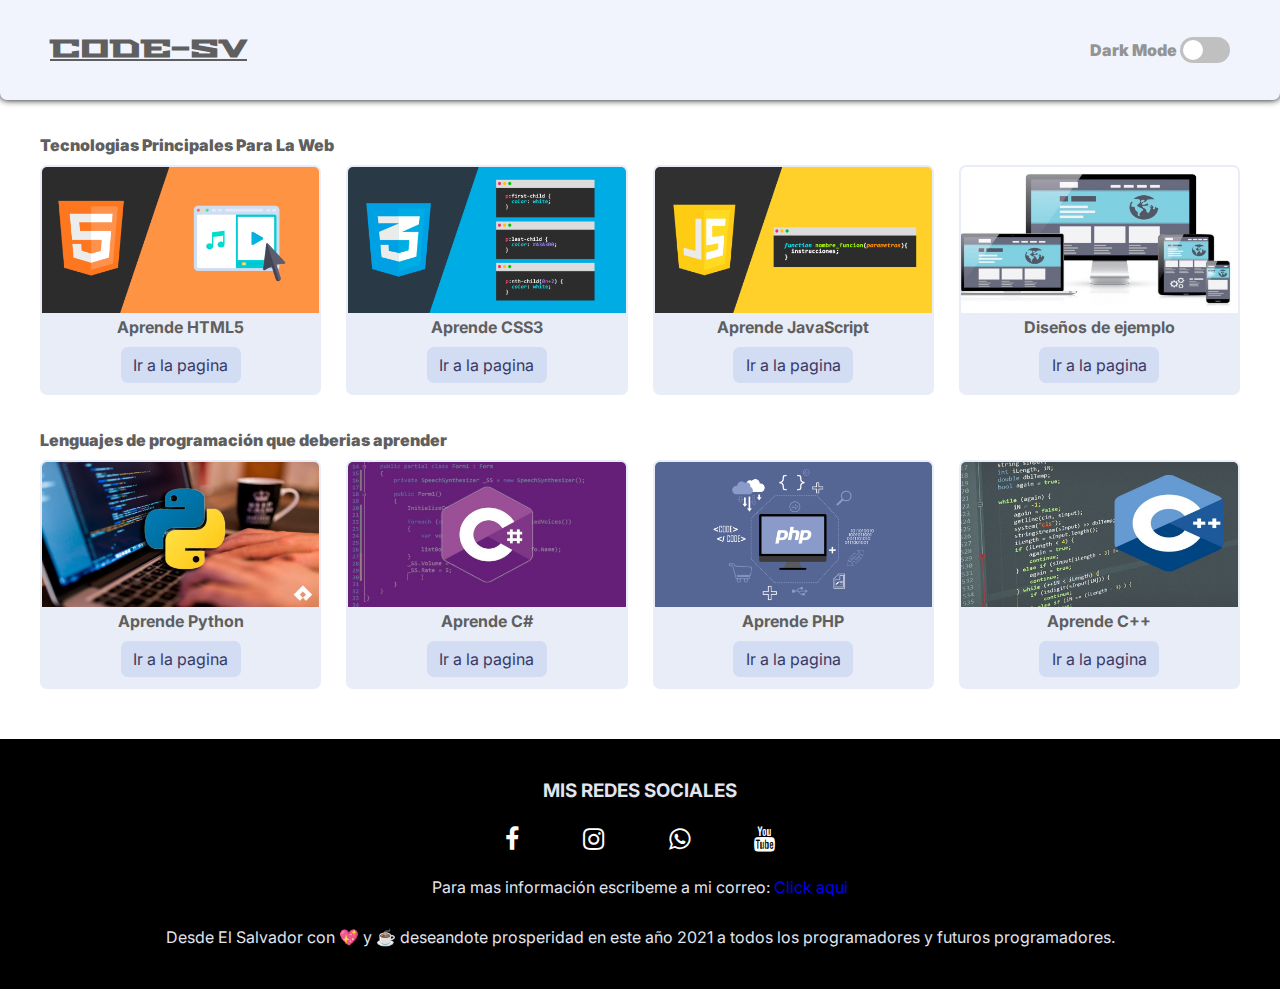
<file: index.html>
<!DOCTYPE html>
<html lang="es">
  <head>
    <meta charset="UTF-8" />
    <meta http-equiv="X-UA-Compatible" content="IE=edge" />
    <link
      rel="stylesheet"
      href="https://maxcdn.bootstrapcdn.com/font-awesome/4.7.0/css/font-awesome.min.css"
    />
    <meta name="viewport" content="width=device-width, initial-scale=1.0" />
    <link rel="stylesheet" href="css/styles.css" />
    <link rel="stylesheet" href="css/estilosGlobales.css" />
    <link rel="stylesheet" href="css/mediaQuerys.css" />
    <title>CodeSv</title>
  </head>
  <body>
    <header>
      <div class="header">
        <div class="header-grid">
          <h1>CODE-SV</h1>
          <div class="dark-mode">
            <span class="dark-mode-title">Dark Mode</span>
            <input type="checkbox" class="checkbox" name="" id="checkbox" />
            <label class="switch" for="checkbox"></label>
          </div>
        </div>
      </div>
    </header>

    <main>
      <section class="container">
        <div class="container">
          <h2>Tecnologias Principales Para La Web</h2>
        </div>
        <div class="grid">
          <div class="card">
            <img src="images/html.png" alt="" />
            <h4>Aprende HTML5</h4>
            <a href="pages/aprendeHTML.html" class="btn-go" target="_blank">Ir a la pagina</a>
          </div>
          <div class="card">
            <img src="images/css.png" alt="" />
            <h4>Aprende CSS3</h4>
            <a href="pages/aprendeCSS.html" class="btn-go" target="_blank">Ir a la pagina</a>
          </div>
          <div class="card">
            <img src="images/javascript.png" alt="" />
            <h4>Aprende JavaScript</h4>
            <a href="pages/aprendeJS.html" class="btn-go" target="_blank">Ir a la pagina</a>
          </div>
          <div class="card">
            <img src="images/diseño.jpg" alt="" />
            <h4>Diseños de ejemplo</h4>
            <a href="pages/diseños-web-ejemplos.html" class="btn-go" target="_blank">Ir a la pagina</a
            >
          </div>
        </div>
      </section>

      <section class="container">
        <div class="container">
          <h2>Lenguajes de programación que deberias aprender</h2>
        </div>
        <div class="grid">
          <div class="card">
            <img src="images/python.jpg" alt="" />
            <h4>Aprende Python</h4>
            <a href="pages/aprendePython.html" class="btn-go" target="_blank">Ir a la pagina</a>
          </div>
          <div class="card">
            <img src="images/csharp.jpg" alt="" />
            <h4>Aprende C#</h4>
            <a href="pages/aprendeCsharp.html" class="btn-go" target="_blank">Ir a la pagina</a>
          </div>
          <div class="card">
            <img src="images/php.png" alt="" />
            <h4>Aprende PHP</h4>
            <a href="pages/aprendePHP.html" class="btn-go" target="_blank">Ir a la pagina</a>
          </div>

          <div class="card">
            <img src="images/c++.jpg" alt="" />
            <h4>Aprende C++</h4>
            <a href="pages/aprendeC++.html" class="btn-go" target="_blank">Ir a la pagina</a>
          </div>
        </div>
      </section>
    </main>

    <footer>
      <h3>MIS REDES SOCIALES</h3>
      <div class="redes-sociales">
        <a target="_blank" href="https://www.facebook.com/leonel.marquez.54540">
          <i id="facebook" class="fa fa-facebook" aria-hidden="true"></i>
        </a>
        <a target="_blank" href="https://www.instagram.com/leomarqz_20/">
          <i id="instagram" class="fa fa-instagram" aria-hidden="true"></i>
        </a>
        <a
          target="_blank"
          href="https://chat.whatsapp.com/K1yNC3lzEpt5lPUKsWmCJi"
        >
          <i id="whatsapp" class="fa fa-whatsapp" aria-hidden="true"></i>
        </a>
        <a
          target="_blank"
          href="https://www.youtube.com/channel/UCCGIHOsO-FyYx3UCkduvBkg/featured"
        >
          <i id="youtube" class="fa fa-youtube" aria-hidden="true"></i>
        </a>
      </div>
      <div class="correo">
        <span>Para mas información escribeme a mi correo: </span>
        <a href="mailto:leomarqz2020@gmail.com">Click aqui</a>
      </div>
      <p>
        Desde El Salvador con 💖 y ☕ deseandote prosperidad en este año 2021 a
        todos los programadores y futuros programadores.
      </p>
    </footer>

    <script src="js/scriptsGlobales.js"></script>
  </body>
</html>
</file>
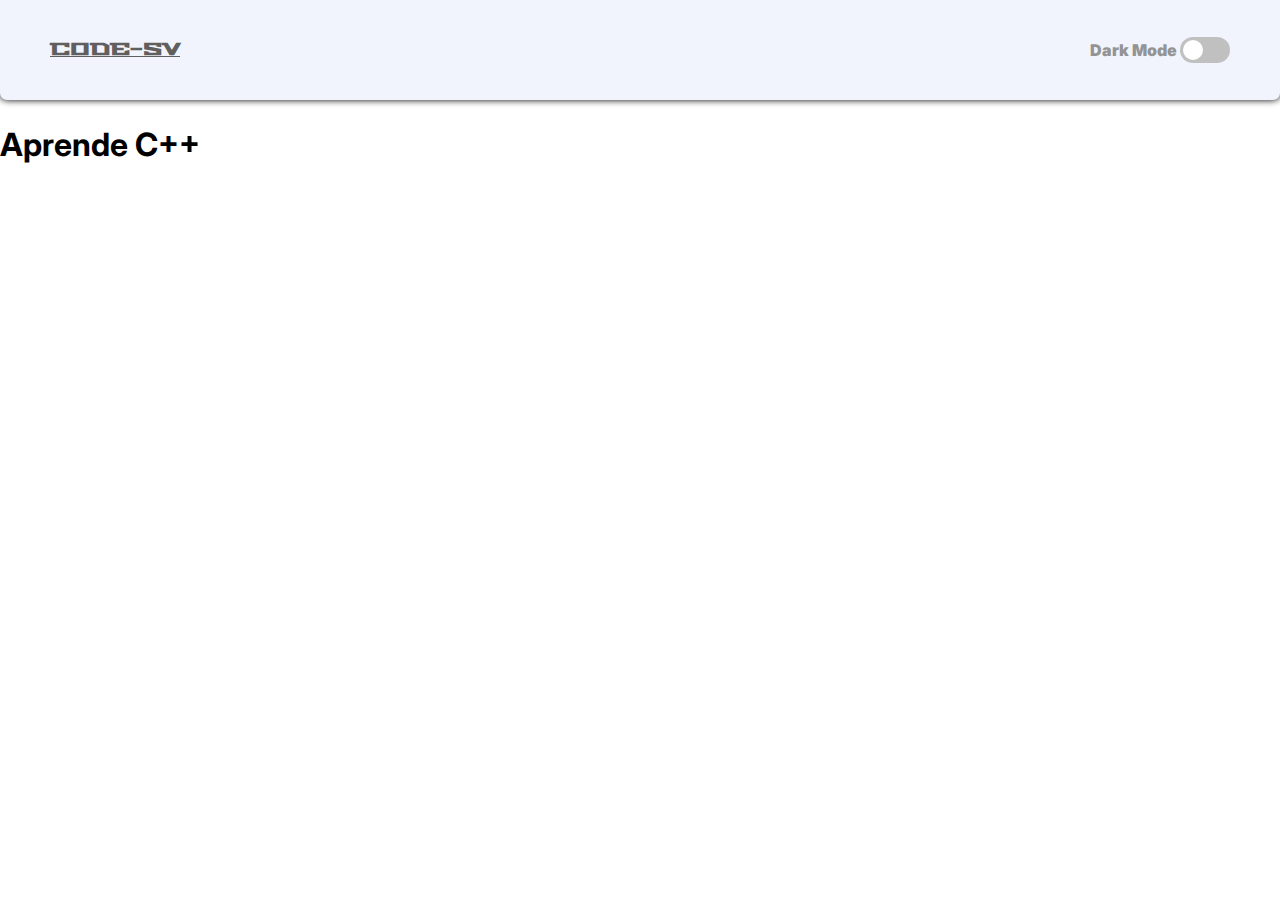
<file: pages/aprendeC++.html>
<!DOCTYPE html>
<html lang="en">
  <head>
    <meta charset="UTF-8" />
    <meta http-equiv="X-UA-Compatible" content="IE=edge" />
    <link
      rel="stylesheet"
      href="https://maxcdn.bootstrapcdn.com/font-awesome/4.7.0/css/font-awesome.min.css"
    />
    <link rel="stylesheet" href="../css/estilosGlobales.css" />
    <link rel="stylesheet" href="../css/mediaQuerys.css" />
    <link rel="stylesheet" href="../css/styles.css" />
    <meta name="viewport" content="width=device-width, initial-scale=1.0" />
    <title>Aprende C++</title>
  </head>
  <body>
    <header>
      <div class="header">
        <div class="header-grid">
          <h1>CODE-SV</h1>
          <div class="dark-mode">
            <span class="dark-mode-title">Dark Mode</span>
            <input type="checkbox" class="checkbox" name="" id="checkbox" />
            <label class="switch" for="checkbox"></label>
          </div>
        </div>
      </div>
    </header>
    <h1>Aprende C++</h1>

    <script src="../js/scriptsGlobales.js"></script>
  </body>
</html>
</file>
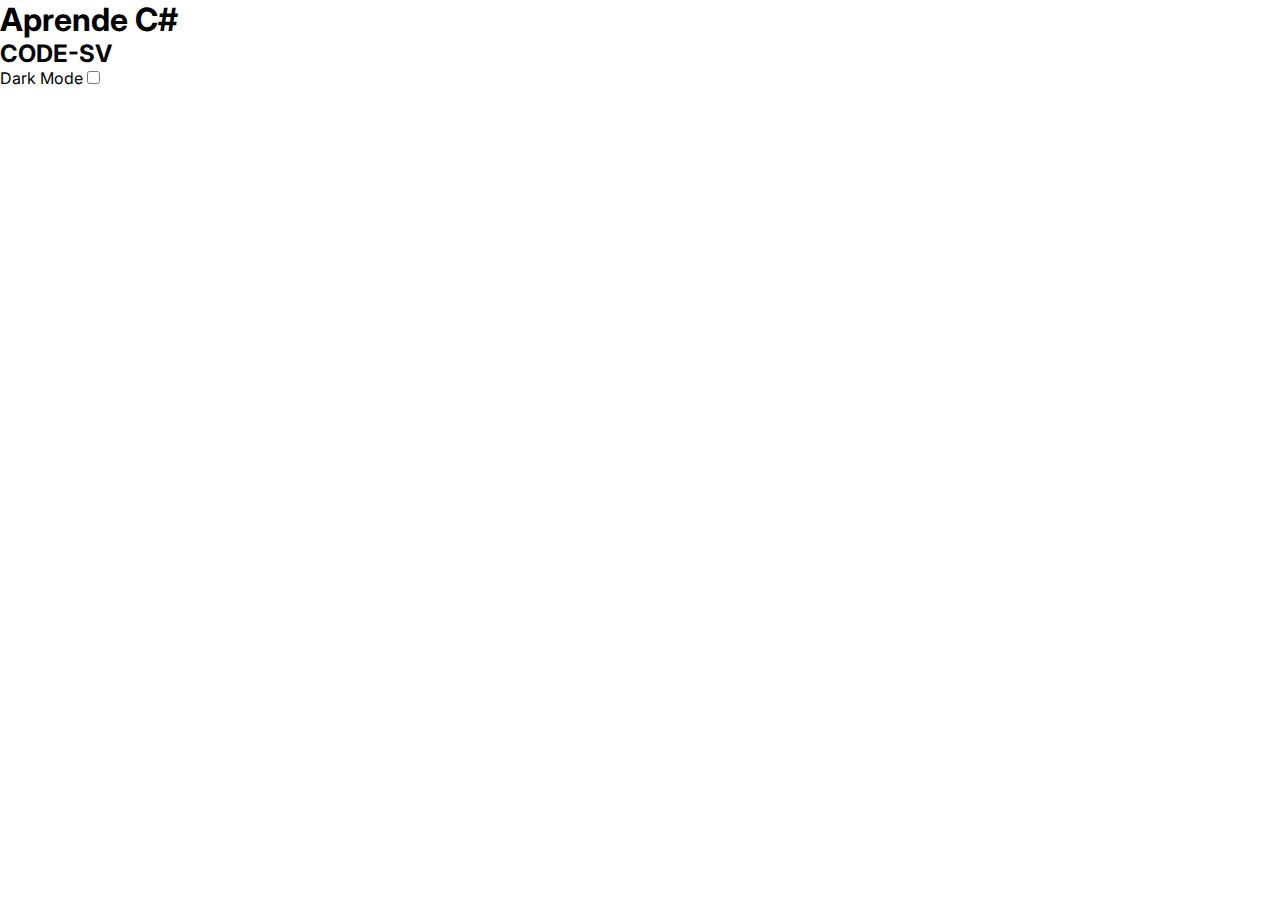
<file: pages/aprendeCsharp.html>
<!DOCTYPE html>
<html lang="en">
  <head>
    <meta charset="UTF-8" />
    <link
      rel="stylesheet"
      href="https://maxcdn.bootstrapcdn.com/font-awesome/4.7.0/css/font-awesome.min.css"
    />
    <meta http-equiv="X-UA-Compatible" content="IE=edge" />
    <link rel="stylesheet" href="../css/estilosGlobales.css" />
    <link rel="stylesheet" href="../css/mediaQuerys.css" />
    <meta name="viewport" content="width=device-width, initial-scale=1.0" />
    <title>Aprende C#</title>
  </head>
  <body>
    <h1>Aprende C#</h1>
    <header>
      <div class="header">
        <div class="header-grid">
          <h1>CODE-SV</h1>
          <div class="dark-mode">
            <span class="dark-mode-title">Dark Mode</span>
            <input type="checkbox" class="checkbox" name="" id="checkbox" />
            <label class="switch" for="checkbox"></label>
          </div>
        </div>
      </div>
    </header>

    <script src="../js/scriptsGlobales.js"></script>
  </body>
</html>
</file>
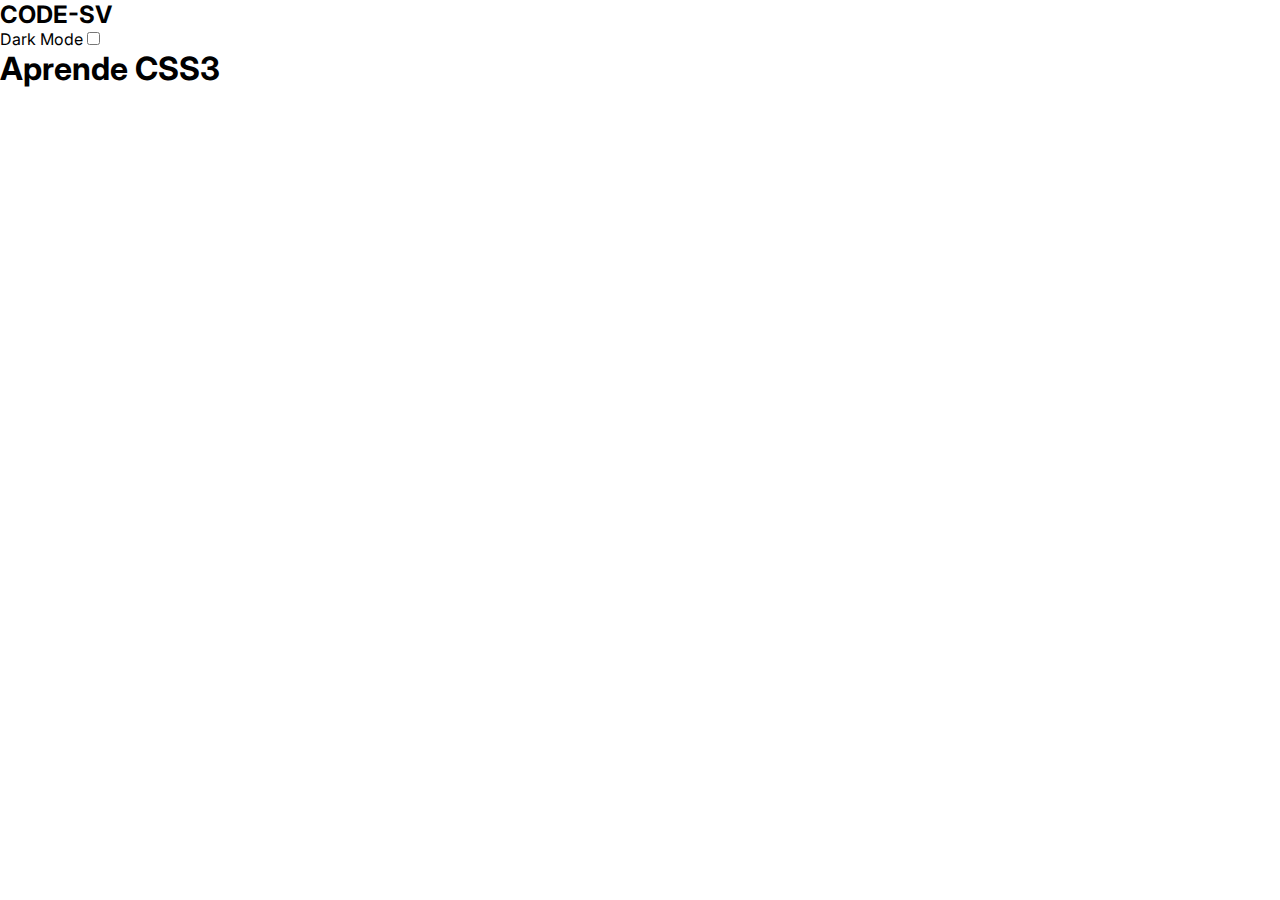
<file: pages/aprendeCSS.html>
<!DOCTYPE html>
<html lang="en">
  <head>
    <meta charset="UTF-8" />
    <link
      rel="stylesheet"
      href="https://maxcdn.bootstrapcdn.com/font-awesome/4.7.0/css/font-awesome.min.css"
    />
    <meta http-equiv="X-UA-Compatible" content="IE=edge" />
    <link rel="stylesheet" href="../css/estilosGlobales.css" />
    <link rel="stylesheet" href="../css/mediaQuerys.css" />
    <meta name="viewport" content="width=device-width, initial-scale=1.0" />
    <title>Aprende CSS3</title>
  </head>
  <body>
    <header>
      <div class="header">
        <div class="header-grid">
          <h1>CODE-SV</h1>
          <div class="dark-mode">
            <span class="dark-mode-title">Dark Mode</span>
            <input type="checkbox" class="checkbox" name="" id="checkbox" />
            <label class="switch" for="checkbox"></label>
          </div>
        </div>
      </div>
    </header>
    <h1>Aprende CSS3</h1>

    <script src="../js/scriptsGlobales.js"></script>
  </body>
</html>
</file>
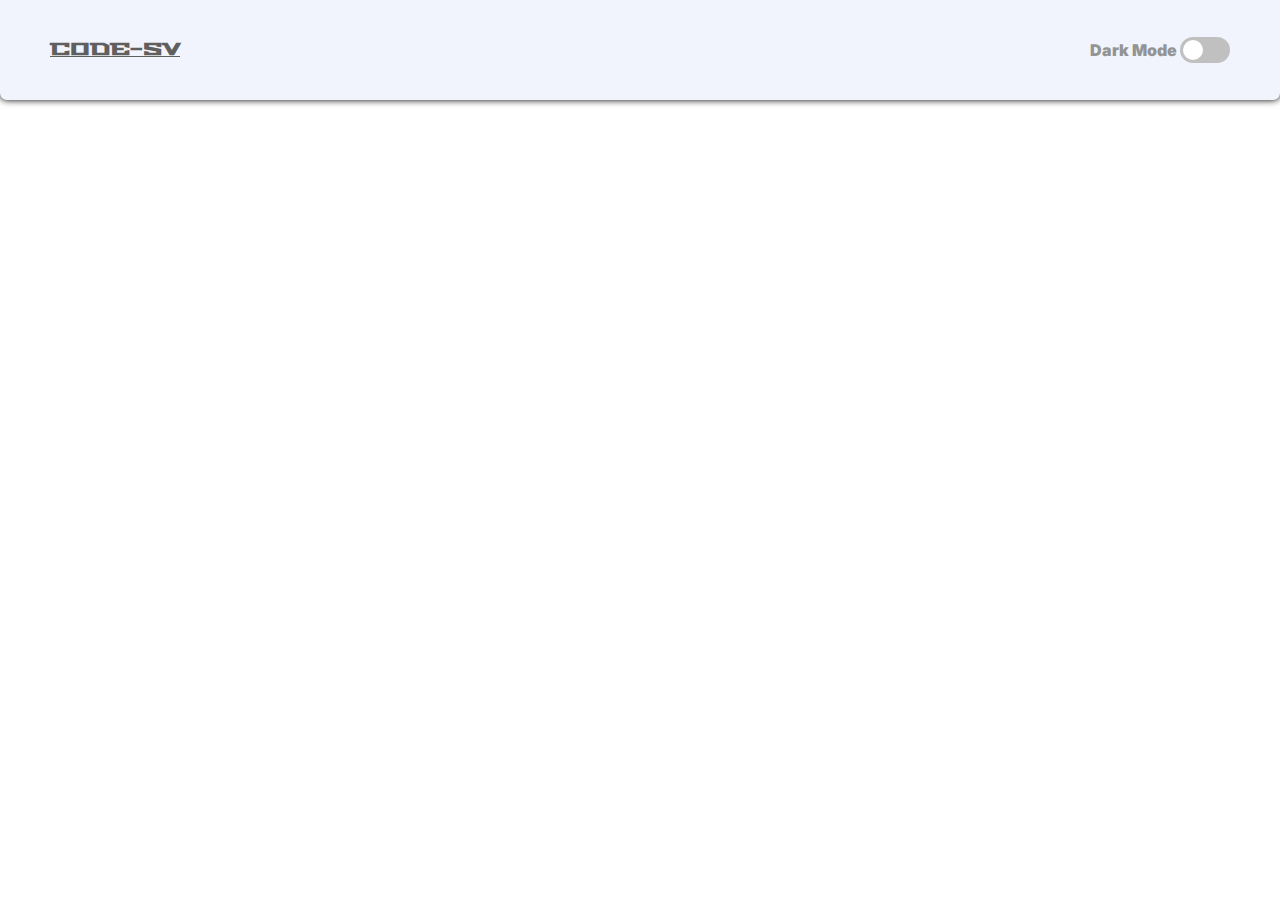
<file: pages/aprendeHTML.html>
<!DOCTYPE html>
<html lang="es">
  <head>
    <meta charset="UTF-8" />
    <meta http-equiv="X-UA-Compatible" content="IE=edge" />
    <link
      rel="stylesheet"
      href="https://maxcdn.bootstrapcdn.com/font-awesome/4.7.0/css/font-awesome.min.css"
    />
    <meta name="viewport" content="width=device-width, initial-scale=1.0" />
    <link rel="stylesheet" href="../css/estilosGlobales.css" />
    <link rel="stylesheet" href="../css/mediaQuerys.css" />
    <link rel="stylesheet" href="../css/styles.css" />
    <title>Aprende HTML5</title>
  </head>
  <body>
    <header>
      <div class="header">
        <div class="header-grid">
          <h1>CODE-SV</h1>
          <div class="dark-mode">
            <span class="dark-mode-title">Dark Mode</span>
            <input type="checkbox" class="checkbox" name="" id="checkbox" />
            <label class="switch" for="checkbox"></label>
          </div>
        </div>
      </div>
    </header>

    <script src="../js/scriptsGlobales.js"></script>
  </body>
</html>
</file>
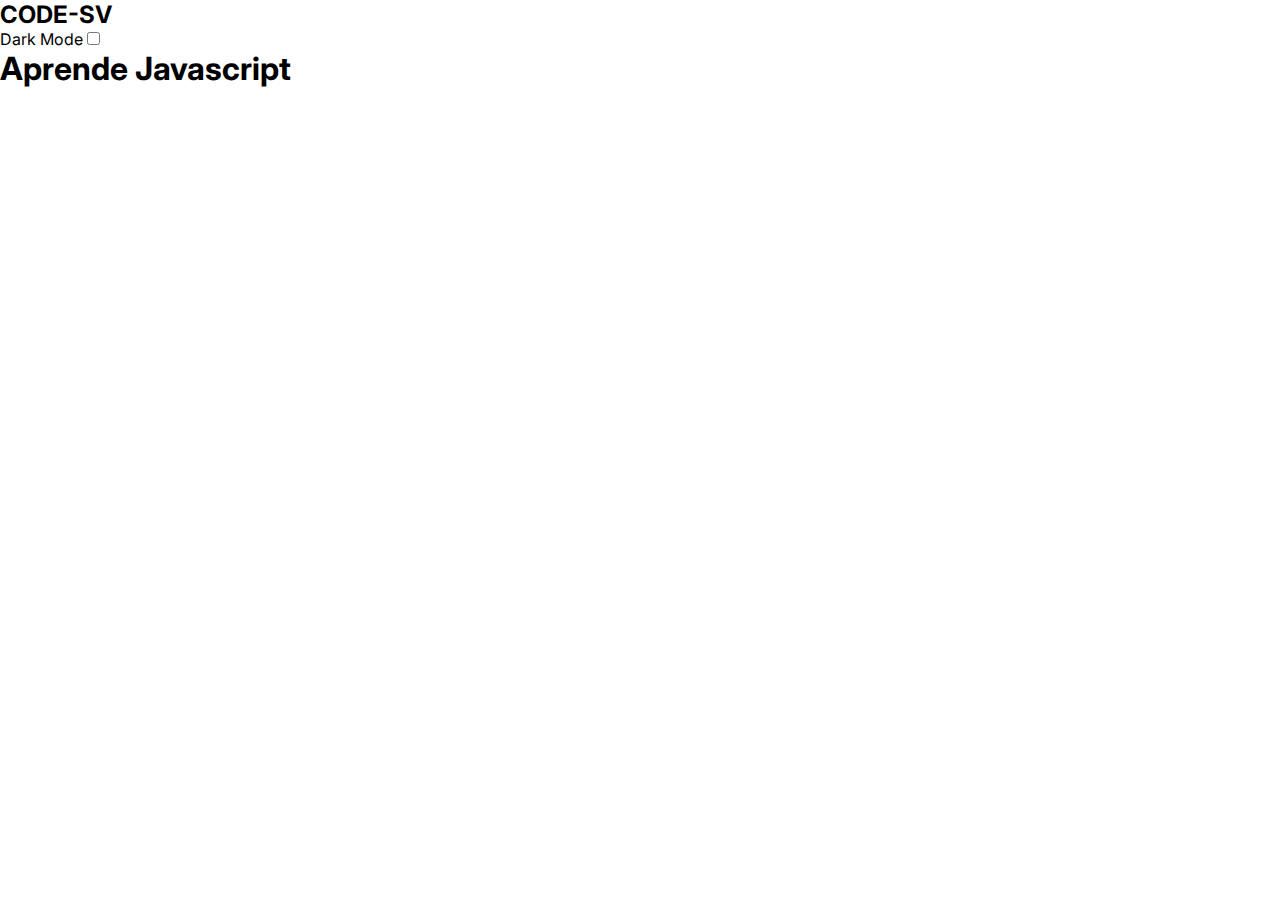
<file: pages/aprendeJS.html>
<!DOCTYPE html>
<html lang="en">
  <head>
    <meta charset="UTF-8" />
    <meta http-equiv="X-UA-Compatible" content="IE=edge" />
    <link
      rel="stylesheet"
      href="https://maxcdn.bootstrapcdn.com/font-awesome/4.7.0/css/font-awesome.min.css"
    />
    <link rel="stylesheet" href="../css/estilosGlobales.css" />
    <link rel="stylesheet" href="../css/mediaQuerys.css" />
    <meta name="viewport" content="width=device-width, initial-scale=1.0" />
    <title>Aprende Js</title>
  </head>
  <body>
    <header>
      <div class="header">
        <div class="header-grid">
          <h1>CODE-SV</h1>
          <div class="dark-mode">
            <span class="dark-mode-title">Dark Mode</span>
            <input type="checkbox" class="checkbox" name="" id="checkbox" />
            <label class="switch" for="checkbox"></label>
          </div>
        </div>
      </div>
    </header>
    <h1>Aprende Javascript</h1>

    <script src="../js/scriptsGlobales.js"></script>
  </body>
</html>
</file>
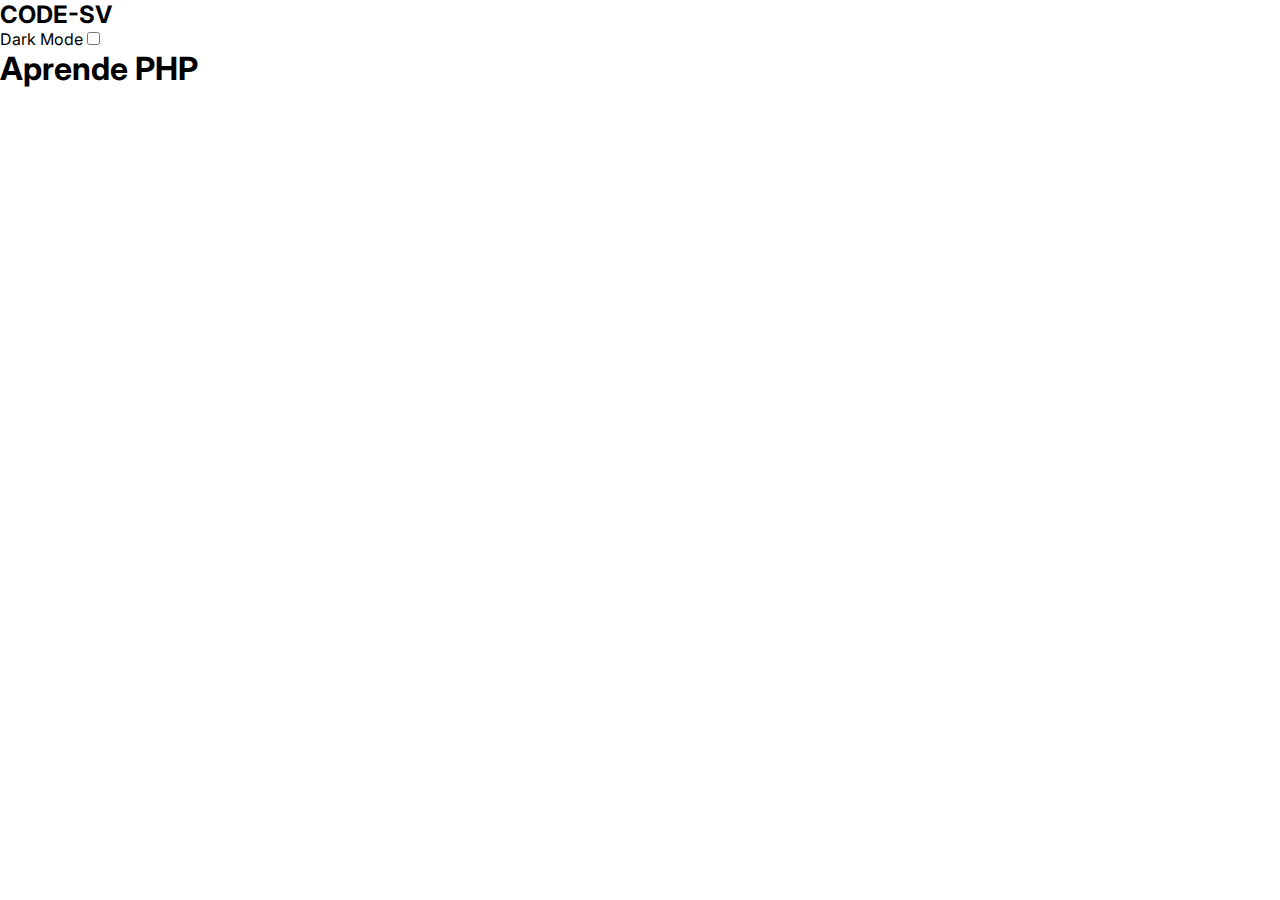
<file: pages/aprendePHP.html>
<!DOCTYPE html>
<html lang="en">
  <head>
    <meta charset="UTF-8" />
    <meta http-equiv="X-UA-Compatible" content="IE=edge" />
    <link
      rel="stylesheet"
      href="https://maxcdn.bootstrapcdn.com/font-awesome/4.7.0/css/font-awesome.min.css"
    />
    <link rel="stylesheet" href="../css/estilosGlobales.css" />
    <link rel="stylesheet" href="../css/mediaQuerys.css" />
    <meta name="viewport" content="width=device-width, initial-scale=1.0" />
    <title>Aprende PHP</title>
  </head>
  <body>
    <header>
      <div class="header">
        <div class="header-grid">
          <h1>CODE-SV</h1>
          <div class="dark-mode">
            <span class="dark-mode-title">Dark Mode</span>
            <input type="checkbox" class="checkbox" name="" id="checkbox" />
            <label class="switch" for="checkbox"></label>
          </div>
        </div>
      </div>
    </header>
    <h1>Aprende PHP</h1>

    <script src="../js/scriptsGlobales.js"></script>
  </body>
</html>
</file>
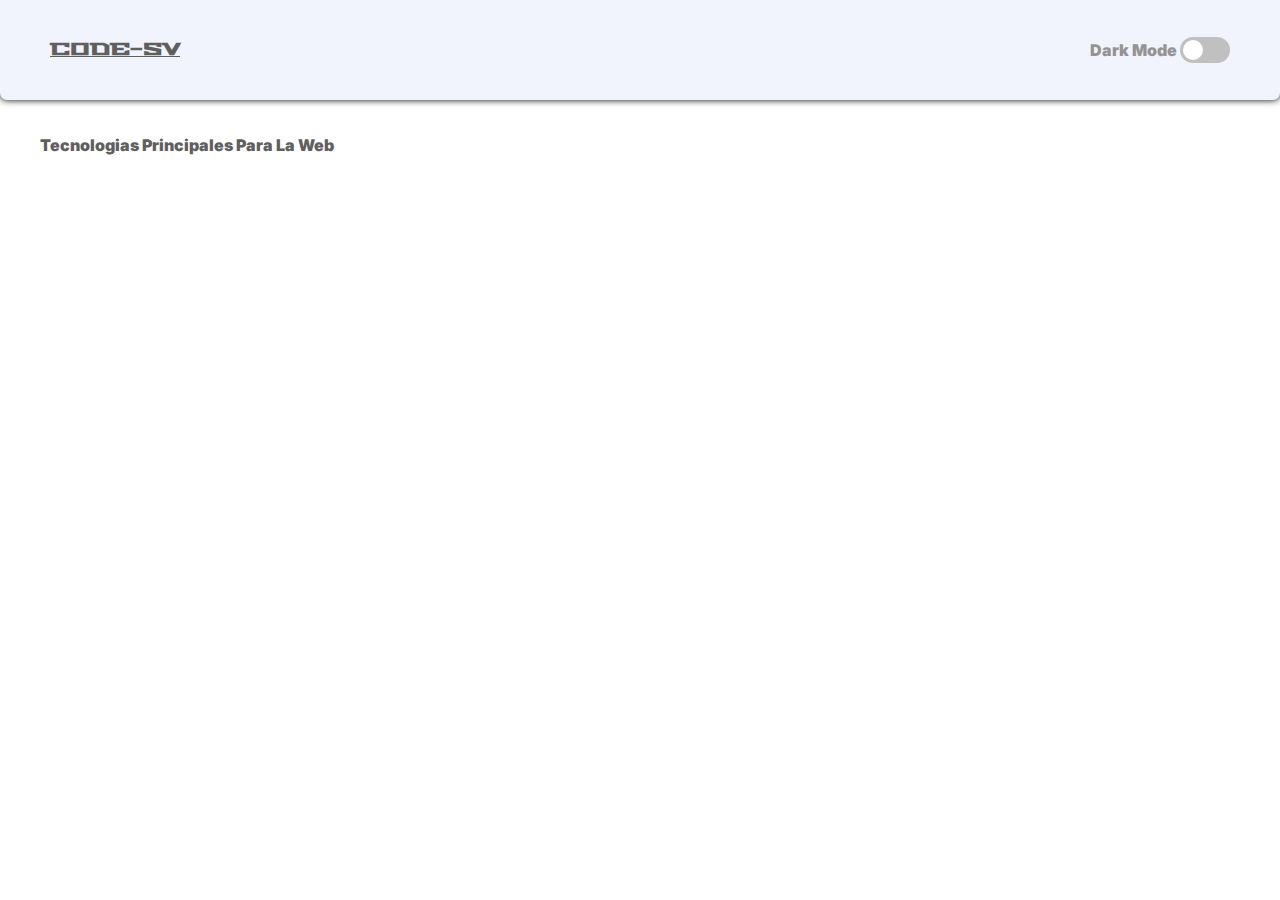
<file: pages/aprendePython.html>
<!DOCTYPE html>
<html lang="en">
  <head>
    <meta charset="UTF-8" />
    <meta http-equiv="X-UA-Compatible" content="IE=edge" />
    <link
      rel="stylesheet"
      href="https://maxcdn.bootstrapcdn.com/font-awesome/4.7.0/css/font-awesome.min.css"
    />
    <meta name="viewport" content="width=device-width, initial-scale=1.0" />
    <link rel="stylesheet" href="../css/estilosGlobales.css" />
    <link rel="stylesheet" href="../css/mediaQuerys.css" />
    <link rel="stylesheet" href="../css/styles.css" />
    <title>Aprende Python</title>
  </head>
  <body>
    <header>
      <div class="header">
        <div class="header-grid">
          <h1>CODE-SV</h1>
          <div class="dark-mode">
            <span class="dark-mode-title">Dark Mode</span>
            <input type="checkbox" class="checkbox" name="" id="checkbox" />
            <label class="switch" for="checkbox"></label>
          </div>
        </div>
      </div>
    </header>
    <main>
      <section class="container">
        <div class="container">
          <h2>Tecnologias Principales Para La Web</h2>
        </div>
      </section>

      <script src="../js/scriptsGlobales.js"></script>
    </main>
  </body>
</html>
</file>
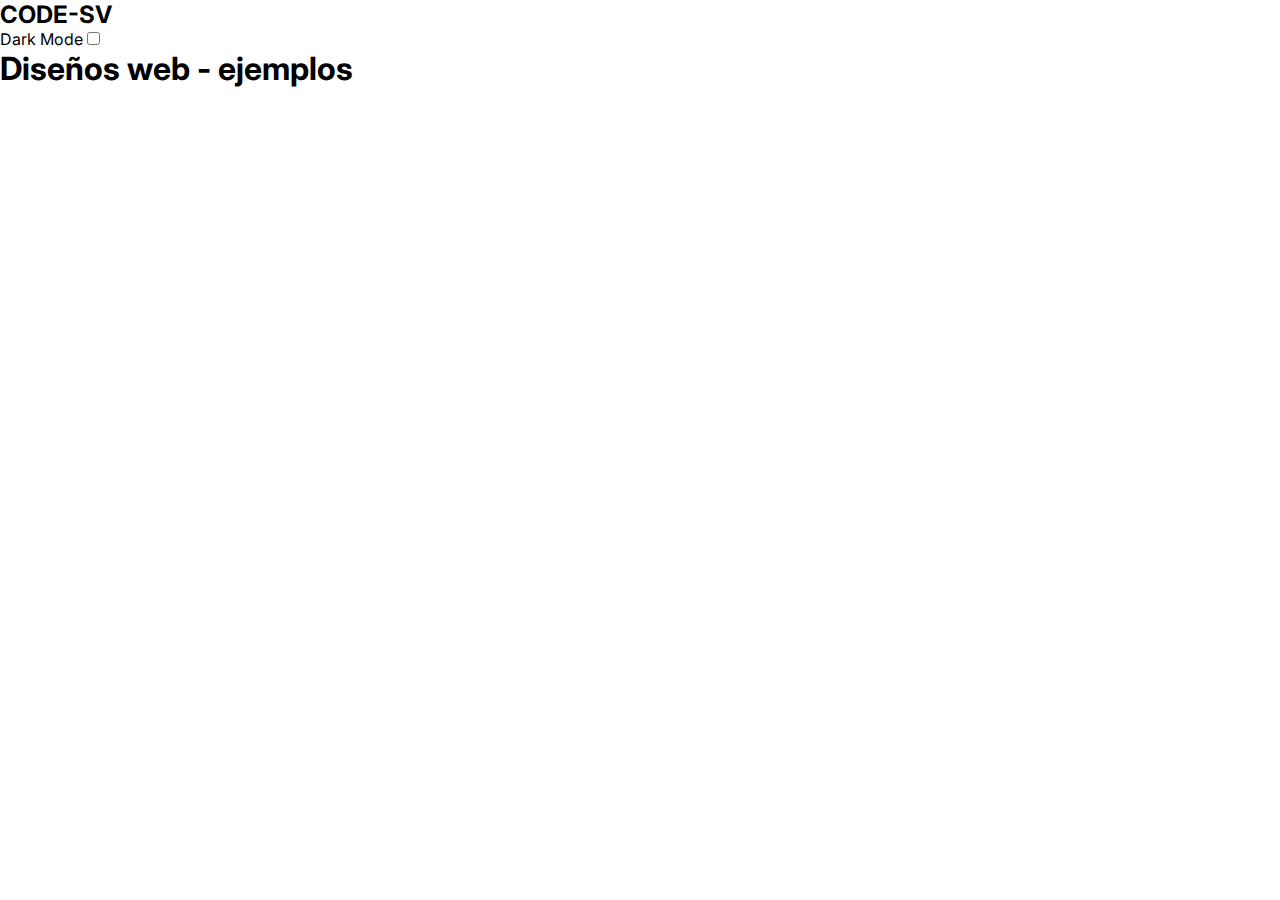
<file: pages/diseños-web-ejemplos.html>
<!DOCTYPE html>
<html lang="en">
  <head>
    <meta charset="UTF-8" />
    <meta http-equiv="X-UA-Compatible" content="IE=edge" />
    <link
      rel="stylesheet"
      href="https://maxcdn.bootstrapcdn.com/font-awesome/4.7.0/css/font-awesome.min.css"
    />
    <link rel="stylesheet" href="../css/estilosGlobales.css" />
    <link rel="stylesheet" href="../css/mediaQuerys.css" />
    <meta name="viewport" content="width=device-width, initial-scale=1.0" />
    <title>Diseños-ejemplo</title>
  </head>
  <body>
    <header>
      <div class="header">
        <div class="header-grid">
          <h1>CODE-SV</h1>
          <div class="dark-mode">
            <span class="dark-mode-title">Dark Mode</span>
            <input type="checkbox" class="checkbox" name="" id="checkbox" />
            <label class="switch" for="checkbox"></label>
          </div>
        </div>
      </div>
    </header>
    <h1>Diseños web - ejemplos</h1>

    <script src="../js/scriptsGlobales.js"></script>
  </body>
</html>
</file>
<file: css/styles.css>
/* ENCABEZADO */
header {
  width: 100%;
  padding: 10px 0px;
  background: var(--header);
  border-radius: 0px 0px 7px 7px;
  box-shadow: 0px 0px 7px #000;
  margin-bottom: 25px;
}

.header{
  max-width: 1200px;
  margin: auto;
}

.header-grid {
  display: grid;
  height: 80px;
  align-items: center;
  grid-template-columns: 1fr 150px;
}

.header-grid h1 {
  padding-left: 10px;
  font-size: 16px;
  font-family: "Stalinist One", cursive;
  text-decoration: underline;
  color: var(--title);
}



/* checkbox - dark-mode */
.dark-mode {
  display: flex;
  align-items: center;
  justify-content: space-between;
  padding-right: 10px;
}
.dark-mode-title {
  color: var(--txt-switch);
  font-weight: 900;
}
.switch {
  display: block;
  height: 26px;
  width: 50px;
  border-radius: 20px;
  background: var(--bg-switch);
  padding: 3px;
  box-sizing: border-box;
  cursor: pointer;
}
.switch::before {
  content: "";
  display: block;
  height: 20px;
  width: 20px;
  background: var(--cr-switch);
  border-radius: 50%;
  transform: translateX(0px);
  transition: 0.3s;
  will-change: transform;
}
.checkbox:checked ~ .switch::before {
  transform: translateX(25px);
}

.checkbox {
  display: none;
}

/* cuerpo principal */


.container h2{
  padding:10px 0px;
  color:var(--title);
  font-size: 16px;
  font-weight: 900;
}

.card {
  border-radius: 7px;
  overflow: hidden;
  background: var(--card);
  text-align: center;
  position: relative;
  padding-bottom: 10px;
  border:2px solid var(--bordes)
}



.card img {
  width: 100%;
  /* background:; */
}

.card h4{
  color:var(--title);
}
.btn-go{
  display: block;
  width:120px;
  margin:auto;
  background:var(--bg-btn);
  color:var(--cl-btn);
  border-color: var(--border);
  padding:8px;
  border-radius:7px;
  margin-top:10px;
}

.btn-go:hover{
  background:var(--hover-btn);
  cursor: pointer;
}

.btn-go:active{
  outline: blue;
}

footer{
  background: black;
  color:rgb(226, 228, 238);
  padding-top:25px;
  width: 100%;
  height: 310px;
  margin-top: 50px;
}

footer h3{
  text-align: center;
  padding:15px 0px;
}

.redes-sociales{
  max-width: 400px;
  margin:auto;
  display:flex;
  justify-content: space-evenly;
  padding:10px 0px;
}

.redes-sociales a{
  color:white;
}

#facebook,#instagram,
#whatsapp,#youtube{
  font-size: 25px;
  cursor: pointer;
}

#facebook:hover{
  color:blue;
}
#instagram:hover{
  color:orangered
}
#whatsapp:hover{
  color:rgb(1, 143, 1);
}
#youtube:hover{
  color:red;
}

.correo{
  padding:15px 0px;
  text-align: center;
}

footer p{
  text-align: center;
  padding:15px 5px;
}
</file>
<file: css/estilosGlobales.css>
/* fuentes */
@import url("https://fonts.googleapis.com/css2?family=Stalinist+One&display=swap");
@import url("https://fonts.googleapis.com/css2?family=Inter:wght@400;500;600;700&display=swap");

* {
  margin: 0;
  padding: 0;
  box-sizing: border-box;
  font-family: "Inter", sans-serif;
  list-style: none;
  text-decoration: none;
}

/* variables de colores */
:root {

  --title: rgb(95, 95, 95);

  --dark: #ffffff;
  --card: #e8edf8;
  --number: #000;
  --text:rgb(66, 66, 66);

  --bg-switch: rgb(192, 192, 192);
  --cr-switch: rgb(255, 255, 255);

  --header: #f1f4fc;
  --txt-switch: rgb(148, 148, 148);
  --bordes: #e8edf8;
  --sombreado: 5px 5px  5px #3679b3,10px 10px  7px #499be2,
               12px 12px 1px #89c3f7 ;
  --bg-btn:#d2dcf3;
  --cl-btn:#393a64;

  --hover-btn:#c4d4fa;
}


.is-dark-mode {
  --dark: #1d2029;
  --card: #252b43;
  --title: #8f90aa;
  --text:#8f90aa;
  --bg-switch: linear-gradient(to right, #5292d6, #18d4a9);
  --cr-switch: #272b47;
  --header: #252b43;
  --txt-switch: rgb(197, 197, 197);
  --bordes: #e2ebff48;
  --bg-btn:#5b70a0;
  --cl-btn:#b8b9f5;
  --hover-btn:#5773b4;
}

.is-light-mode {
  --color: black;

  --bg-switch: rgb(192, 192, 192);
  --cr-switch: rgb(255, 255, 255);
}


.container {
  max-width: 1200px;
  margin: auto;
  margin-top: 25px;
}

.grid {
  display: grid;
  grid-row-gap: 25px;
}

body {
  background: var(--dark);
}


main{
  padding:0px 15px;
}
</file>
<file: css/mediaQuerys.css>
@media screen and (max-width:1024px){
} 

@media screen and (min-width:768px){
  

  .grid{
    grid-template-columns: 1fr 1fr 1fr ;
    grid-column-gap:25px;
  }

  .header-grid h1{
    font-size: 24px;
  }

  .card{
    transition: all 0.4s linear;
  }

  .card:hover{
    box-shadow: var(--sombreado);
    transform: translateY(-10px);
    transform:translateX(-10px);
  }

  
}

@media screen and (min-width:1024px){

  .grid{
    grid-template-columns: 1fr 1fr 1fr 1fr ;
    grid-column-gap:25px;
  }


  footer{
    height: 250px;
  }

  
}
</file>
